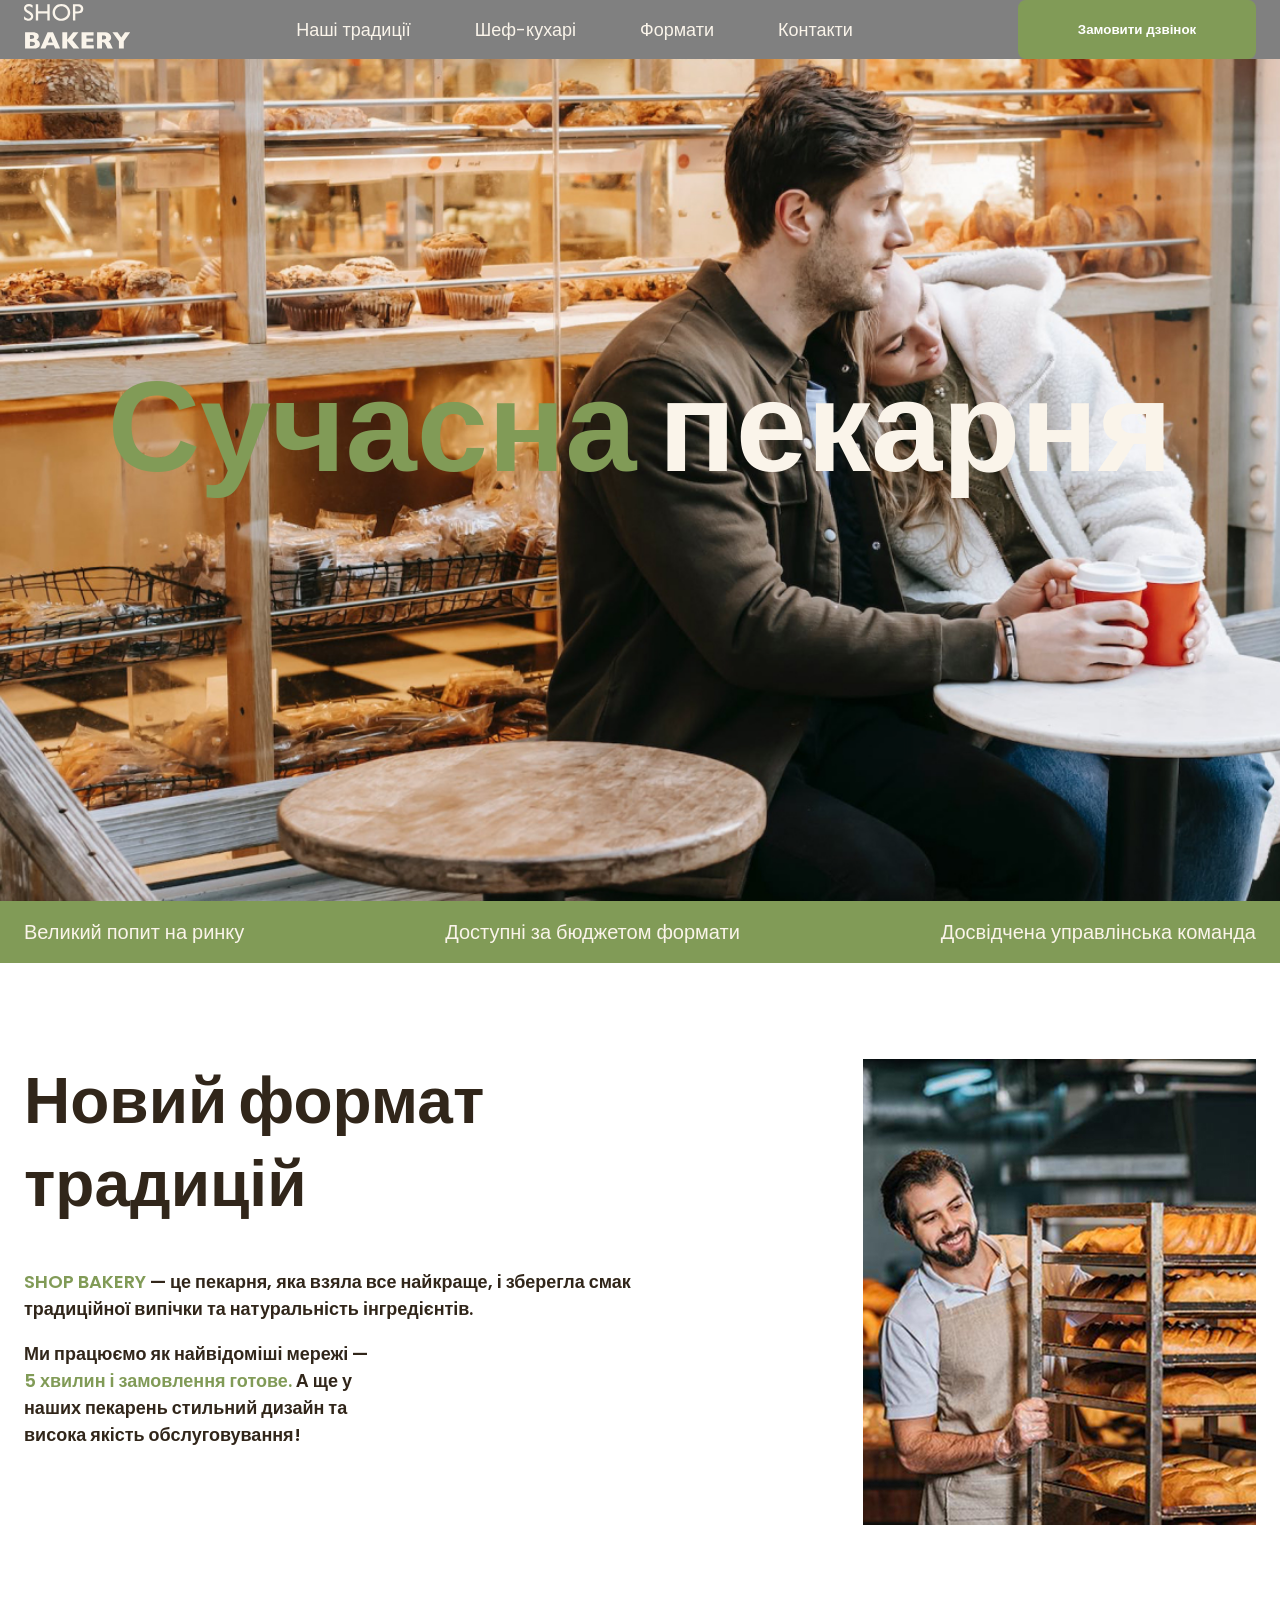
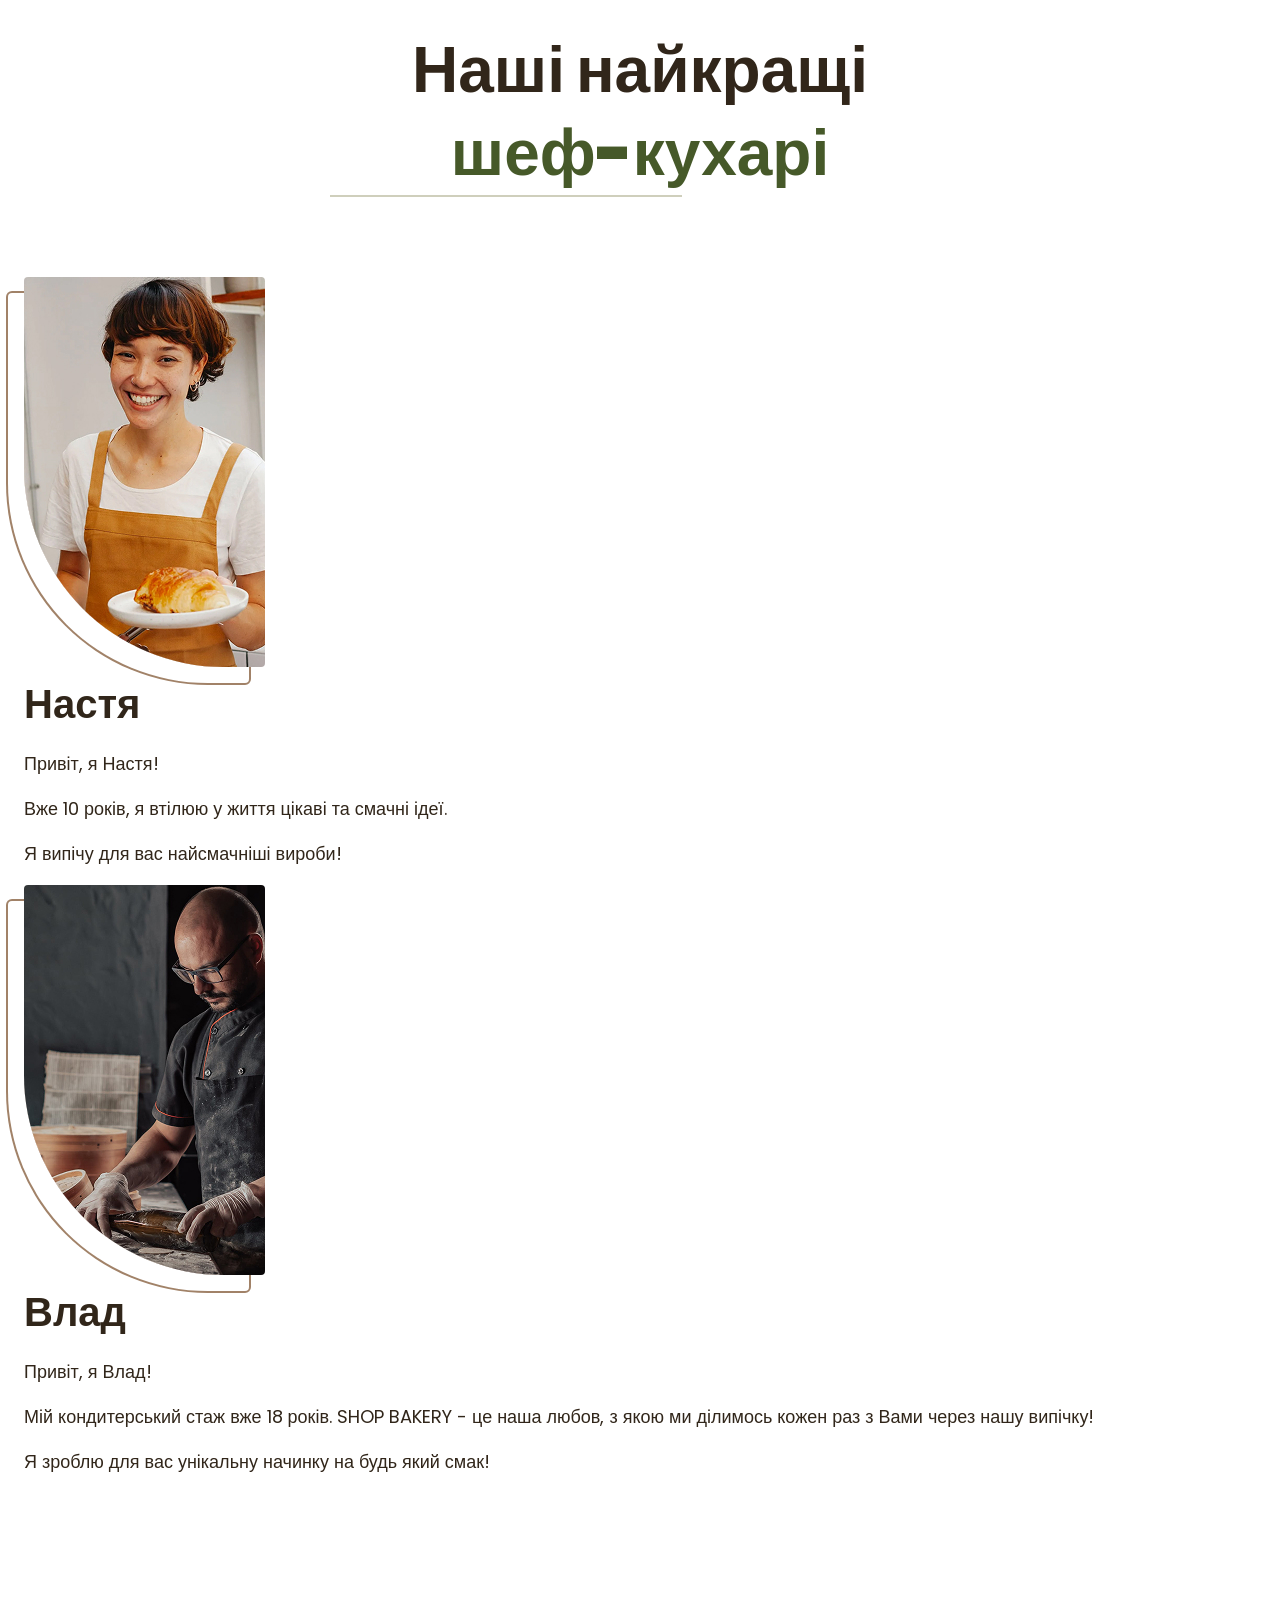
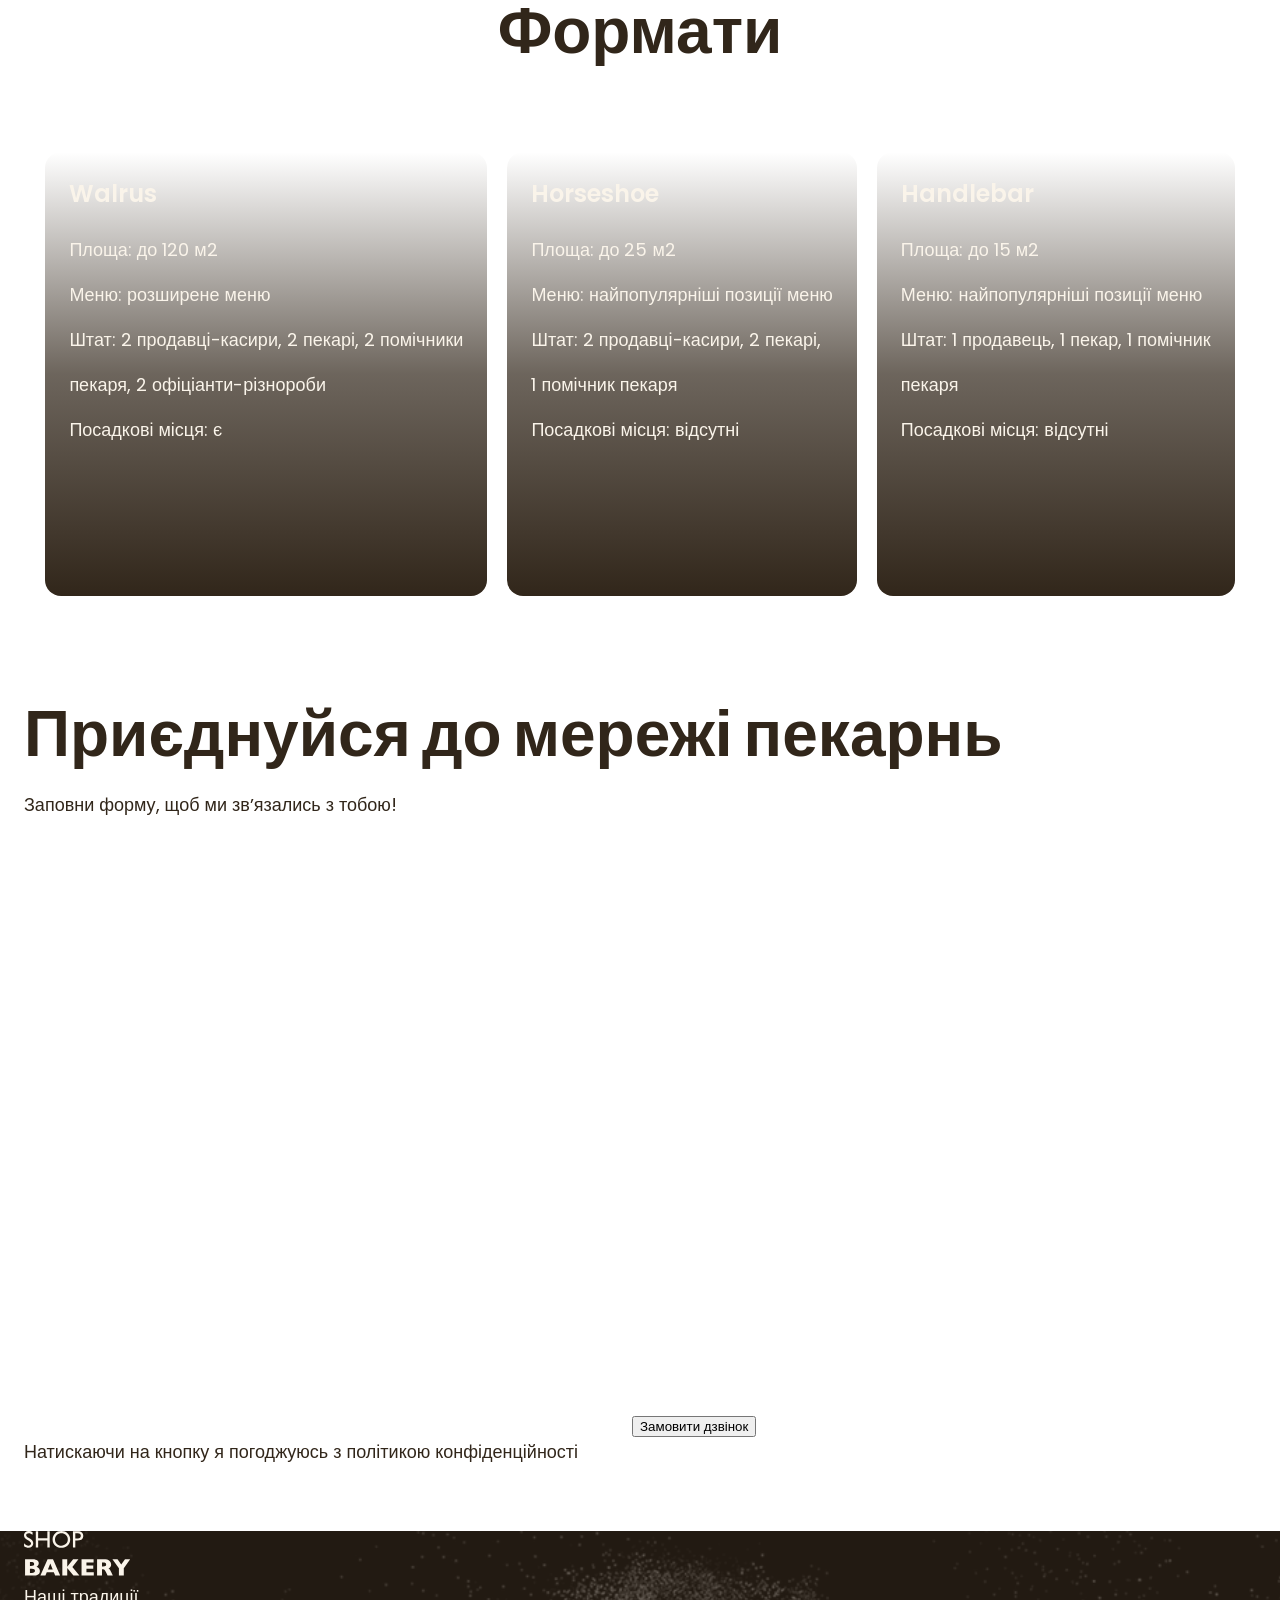
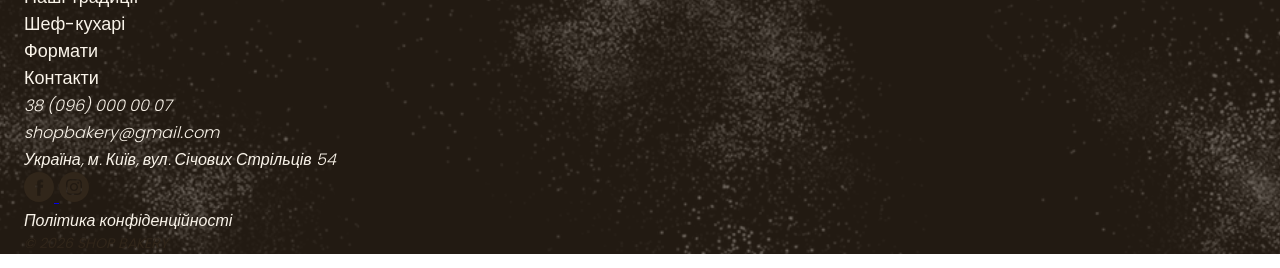
<file: index.html>
<!doctype html>
<html lang="en">
  <head>
    <meta charset="UTF-8" />
    <meta name="viewport" content="width=device-width, initial-scale=1.0" />
    <title>Сучасна пекарня</title>
    <!-- <link rel="preconnect" href="https://fonts.googleapis.com" />
    <link rel="preconnect" href="https://fonts.gstatic.com" crossorigin />
    <link
      href="https://fonts.googleapis.com/css2?family=Poppins:wght@300;400;600;900&display=swap"
      rel="stylesheet"
    /> -->
    <link rel="stylesheet" href="style.css" />
  </head>
  <body>
    <svg xmlns="http://w3.org" style="display: none">
      <defs>
        <symbol id="icon-Arrow-1" viewBox="0 0 38 32">
          <path
            d="M37.892 15.71v2.133h-35.759v-4.267h35.759v2.133zM0.625 17.218c-0.833-0.833-0.833-2.184 0-3.017l13.576-13.576c0.833-0.833 2.184-0.833 3.017 0s0.833 2.184 0 3.017l-12.068 12.068 12.068 12.068c0.833 0.833 0.833 2.184 0 3.017s-2.184 0.833-3.017 0l-13.576-13.576z"
          />
        </symbol>
        <symbol id="icon-instagram-logo" viewBox="0 0 32 32">
          <path
            d="M0 16c0-8.837 7.163-16 16-16s16 7.163 16 16c0 8.837-7.163 16-16 16s-16-7.163-16-16zM16.001 7.467c-2.317 0-2.608 0.010-3.519 0.052-0.909 0.042-1.528 0.185-2.071 0.396-0.561 0.218-1.037 0.51-1.512 0.984s-0.766 0.95-0.985 1.511c-0.212 0.543-0.356 1.163-0.396 2.071-0.041 0.91-0.051 1.201-0.051 3.519s0.010 2.607 0.052 3.518c0.042 0.909 0.186 1.529 0.396 2.071 0.218 0.561 0.51 1.037 0.984 1.512s0.95 0.767 1.511 0.985c0.543 0.211 1.163 0.355 2.072 0.396 0.91 0.041 1.201 0.052 3.518 0.052s2.608-0.010 3.518-0.052c0.908-0.042 1.529-0.185 2.072-0.396 0.561-0.218 1.036-0.51 1.511-0.985s0.766-0.95 0.985-1.512c0.21-0.543 0.354-1.163 0.396-2.071 0.041-0.91 0.052-1.2 0.052-3.518s-0.011-2.608-0.052-3.519c-0.043-0.909-0.187-1.529-0.396-2.071-0.219-0.561-0.51-1.037-0.985-1.512s-0.949-0.766-1.511-0.984c-0.544-0.211-1.164-0.355-2.073-0.396-0.91-0.041-1.2-0.052-3.518-0.052h0.003z"
          />
          <path
            d="M15.235 9.005c0.227-0 0.481 0 0.766 0 2.278 0 2.548 0.008 3.448 0.049 0.832 0.038 1.284 0.177 1.584 0.294 0.398 0.155 0.682 0.34 0.981 0.638s0.484 0.583 0.639 0.981c0.117 0.3 0.256 0.752 0.294 1.584 0.041 0.899 0.050 1.17 0.050 3.447s-0.009 2.548-0.050 3.447c-0.038 0.832-0.177 1.284-0.294 1.584-0.155 0.398-0.34 0.682-0.639 0.98s-0.582 0.483-0.981 0.638c-0.3 0.117-0.752 0.256-1.584 0.294-0.9 0.041-1.17 0.050-3.448 0.050s-2.549-0.009-3.448-0.050c-0.832-0.038-1.284-0.177-1.585-0.294-0.398-0.155-0.683-0.34-0.981-0.638s-0.484-0.582-0.639-0.981c-0.117-0.3-0.256-0.752-0.294-1.584-0.041-0.9-0.049-1.17-0.049-3.449s0.008-2.548 0.049-3.447c0.038-0.832 0.177-1.284 0.294-1.584 0.155-0.398 0.34-0.683 0.639-0.981s0.583-0.484 0.981-0.639c0.301-0.117 0.753-0.256 1.585-0.294 0.787-0.036 1.092-0.046 2.683-0.048v0.002zM20.555 10.422c-0.565 0-1.024 0.458-1.024 1.024s0.459 1.024 1.024 1.024c0.565 0 1.024-0.459 1.024-1.024s-0.459-1.024-1.024-1.024zM16 11.618c-2.42 0-4.382 1.962-4.382 4.382s1.962 4.381 4.382 4.381c2.42 0 4.381-1.961 4.381-4.381s-1.961-4.382-4.381-4.382z"
          />
          <path
            d="M16.001 13.155c1.571 0 2.845 1.273 2.845 2.844s-1.274 2.845-2.845 2.845c-1.571 0-2.845-1.274-2.845-2.845s1.273-2.844 2.845-2.844z"
          />
        </symbol>
        <symbol id="icon-facebook-logo" viewBox="0 0 32 32">
          <path
            d="M0 16c0-8.837 7.163-16 16-16s16 7.163 16 16c0 8.837-7.163 16-16 16s-16-7.163-16-16zM17.668 25.408v-8.705h2.403l0.319-3h-2.721l0.004-1.501c0-0.782 0.074-1.202 1.198-1.202h1.502v-3h-2.403c-2.887 0-3.903 1.455-3.903 3.902v1.801h-1.799v3h1.799v8.705h3.602z"
          />
        </symbol>
      </defs>
    </svg>

    <header class="header">
      <div class="container">
        <div class="header-container">
          <nav class="header-navbar">
            <a href="#">
              <img src="images/logo.svg" alt="logo-bakery" />
            </a>
            <ul class="navbar">
              <li>
                <a class="green-link" href="#traditions-section"
                  >Наші традиції</a
                >
              </li>
              <li><a class="link" href="#cooker-section">Шеф-кухарі</a></li>
              <li><a class="link" href="#formats-section">Формати</a></li>
              <li><a class="link" href="#contacts-section">Контакти</a></li>
            </ul>
          </nav>
          <button class="button-order" type="button">Замовити дзвінок</button>
        </div>
      </div>
    </header>
    <main>
      <!-- Hero Section -->
      <section class="hero-section">
        <div class="container">
          <h1 class="hero-title">
            <span class="accent">Сучасна</span> пекарня
          </h1>
        </div>
      </section>

      <!-- Advantages Section (зеленая секция на 100% ширины) -->
      <section class="advantages-section">
        <div class="container">
          <h2 class="visually-hidden">Наші переваги</h2>
          <ul class="advantages-item">
            <li class="advantages-list">Великий попит на ринку</li>
            <li class="advantages-list">Доступні за бюджетом формати</li>
            <li class="advantages-list">Досвідчена управлінська команда</li>
          </ul>
        </div>
      </section>

      <!-- Traditions Section -->
      <section class="traditions-section section" id="traditions-section">
        <div class="container">
          <div class="traditions-container">
            <div class="traditions-content">
              <h2 class="traditions-title section-title">
                Новий формат традицій
              </h2>
              <p class="traditions-text">
                <span class="accent">shop bakery</span> — це пекарня, яка взяла
                все найкраще, і зберегла смак традиційної випічки та
                натуральність інгредієнтів.
              </p>
              <p class="traditions-text">
                Ми працюємо як найвідоміші мережі —
                <span class="accent5">5 хвилин і замовлення готове.</span>
                А ще у наших пекарень стильний дизайн та висока якість
                обслуговування!
              </p>
            </div>
            <div class="traditions-img">
              <img src="images/baker-man.jpg" alt="baker-man" />
            </div>
          </div>
        </div>
      </section>

      <!-- Chefs Section -->
      <section class="section" id="cooker-section">
        <div class="container">
          <h2 class="chefs-title section-title centered">
            Наші найкращі <span class="dark-accent">шеф-кухарі</span>
          </h2>
          <ul>
            <li>
              <article>
                <img
                  class="chef-photo"
                  src="images/nastya.jpg"
                  alt="nastya-photo"
                />
                <h3 class="cheff-title">Настя</h3>
                <p>Привіт, я Настя!</p>
                <p>Вже 10 років, я втілюю у життя цікаві та смачні ідеї.</p>
                <p>Я випічу для вас найсмачніші вироби!</p>
              </article>
            </li>
            <li>
              <article>
                <img
                  class="chef-photo"
                  src="images/vlad.jpg"
                  alt="vlad-photo"
                />
                <h3 class="cheff-title">Влад</h3>
                <p>Привіт, я Влад!</p>
                <p>
                  Мій кондитерський стаж вже 18 років. SHOP BAKERY - це наша
                  любов, з якою ми ділимось кожен раз з Вами через нашу випічку!
                </p>
                <p>Я зроблю для вас унікальну начинку на будь який смак!</p>
              </article>
            </li>
          </ul>
        </div>
      </section>

      <!-- Formats Section -->
      <section class="section" id="formats-section">
        <div class="container">
          <div class="formats-container">
            <h2 class="formats-title section-title">Формати</h2>
            <ul class="formats-cards">
              <li class="formats-width">
                <article class="format-card">
                  <h3 class="format-title">Walrus</h3>
                  <div class="format-text">
                    <p>Площа: до 120 м2</p>
                    <p>Меню: розширене меню</p>
                    <p>Штат: 2 продавці-касири, 2 пекарі, 2 помічники</p>
                    <p>пекаря, 2 офіціанти-різнороби</p>
                    <p>Посадкові місця: є</p>
                  </div>
                </article>
              </li>

              <li class="formats-width">
                <article class="format-card">
                  <h3 class="format-title">Horseshoe</h3>
                  <div class="format-text">
                    <p>Площа: до 25 м2</p>
                    <p>Меню: найпопулярніші позиції меню</p>
                    <p>Штат: 2 продавці-касири, 2 пекарі,</p>
                    <p>1 помічник пекаря</p>
                    <p>Посадкові місця: відсутні</p>
                  </div>
                </article>
              </li>

              <li class="formats-width">
                <article class="format-card">
                  <h3 class="format-title">Handlebar</h3>
                  <div class="format-text">
                    <p>Площа: до 15 м2</p>
                    <p>Меню: найпопулярніші позиції меню</p>
                    <p>Штат: 1 продавець, 1 пекар, 1 помічник</p>
                    <p>пекаря</p>
                    <p>Посадкові місця: відсутні</p>
                  </div>
                </article>
              </li>
            </ul>
          </div>
        </div>
      </section>

      <!-- Contacts Section -->
      <section class="section" id="contacts-section">
        <div class="container">
          <h2 class="contact-title section-title">
            Приєднуйся до мережі пекарнь
          </h2>
          <p>Заповни форму, щоб ми звʼязались з тобою!</p>
          <iframe
            src="https://www.google.com/maps/embed?pb=!1m18!1m12!1m3!1d22806.73475162748!2d30.491044369448097!3d50.463237327880016!2m3!1f0!2f0!3f0!3m2!1i1024!2i768!4f13.1!3m3!1m2!1s0x40d4ce637c006b2d%3A0xaf86385f19996ff0!2z0YPQuy4g0KHQtdGH0LXQstGL0YUg0KHRgtGA0LXQu9GM0YbQvtCyLCA1NCwg0JrQuNC10LIsIDAyMDAw!5e0!3m2!1sru!2sua!4v1793300269370!5m2!1sru!2sua"
            width="603"
            height="595"
            style="border: 0"
            allowfullscreen=""
            loading="lazy"
            referrerpolicy="strict-origin-when-cross-origin"
          ></iframe>
          <button type="button">Замовити дзвінок</button>
          <p>Натискаючи на кнопку я погоджуюсь з політикою конфіденційності</p>
        </div>
      </section>
    </main>
    <footer class="footer">
      <div class="container">
        <nav>
          <a href="#">
            <img class="logo" src="images/logo.svg" />
          </a>
          <!-- logo -->
          <ul>
            <li><a class="green-link" href="#">Наші традиції</a></li>
            <li><a class="link" href="#">Шеф-кухарі</a></li>
            <li><a class="link" href="#">Формати</a></li>
            <li><a class="link" href="#">Контакти</a></li>
          </ul>
        </nav>
        <address>
          <ul>
            <li>
              <a class="address-link" href="tel:380960000007"
                >38 (096) 000 00 07</a
              >
            </li>
            <li>
              <a class="address-link" href="mailto:shopbakery@gmail.com"
                >shopbakery@gmail.com</a
              >
            </li>
            <li>
              <a class="address-link" href="https://google.com" target="_blank"
                >Україна, м. Київ, вул. Січових Стрільців 54</a
              >
            </li>
            <li>
              <!-- Ссылки на соцсети с правильными инлайновыми иконками -->
              <a href="#" aria-label="Facebook">
                <svg class="social-icon" width="30" height="30">
                  <use href="#icon-facebook-logo"></use>
                </svg>
              </a>
              <a href="#" aria-label="Instagram">
                <svg class="social-icon" width="30" height="30">
                  <use href="#icon-instagram-logo"></use>
                </svg>
              </a>
            </li>
          </ul>
          <div class="address-copyright">
            <a class="address-link" href="#">Політика конфіденційності</a>
            <p class="address-copyright-text">© 2026 SHOP BAKERY</p>
          </div>
        </address>
      </div>
      <!-- Закрытие контейнера футера -->
    </footer>
  </body>
</html>
</file>
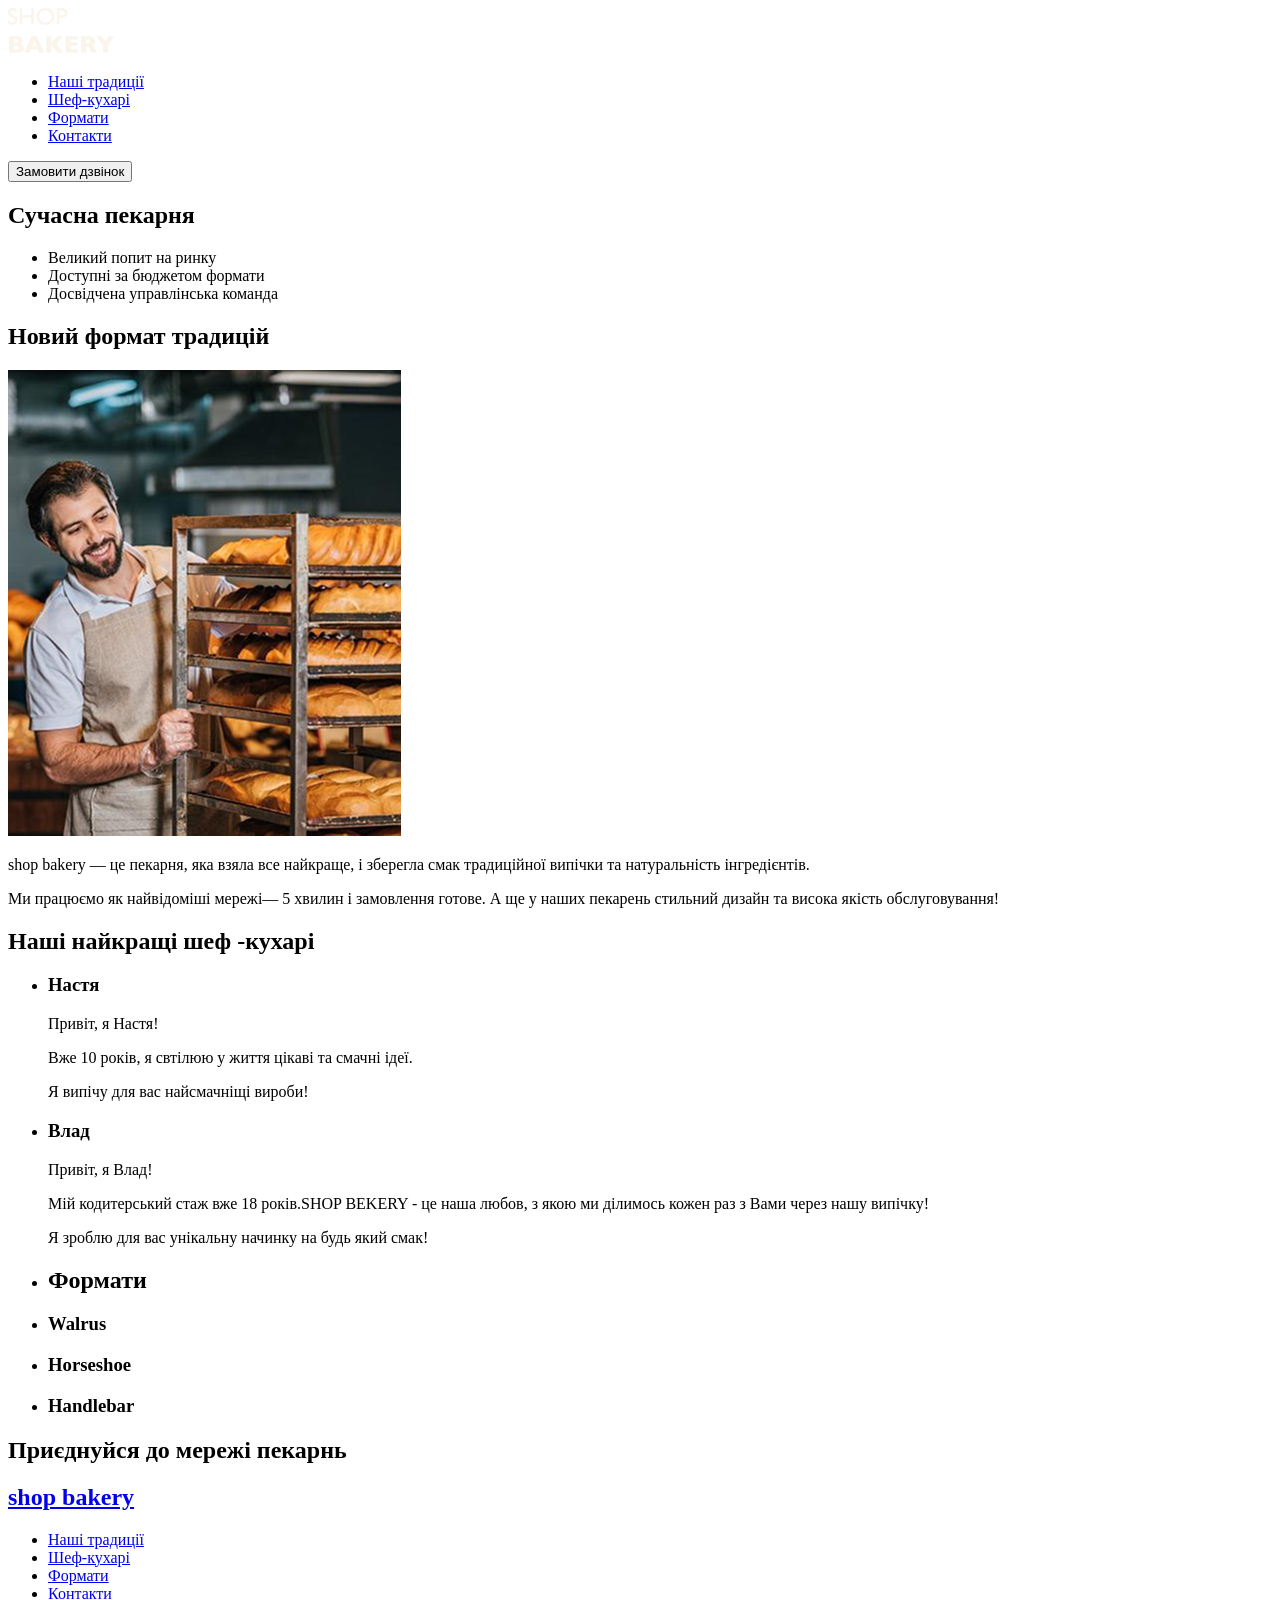
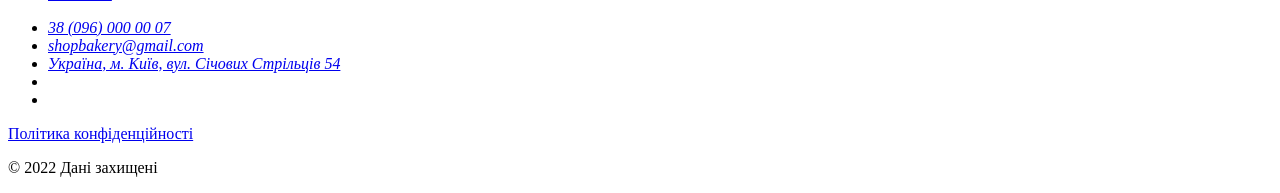
<file: 1/index.html>
<!doctype html>
<html lang="en">
  <head>
    <meta charset="UTF-8" />
    <meta name="viewport" content="width=device-width, initial-scale=1.0" />
    <title>Сучасна пекарня</title>
  </head>
  <body>
    <header>
      <nav>
        <a href="#">
          <img src="/images/logo.svg" alt="logo-bakery" />
        </a>
        <ul>
          <li><a href="#">Наші традиції</a></li>
          <li><a href="#">Шеф-кухарі</a></li>
          <li><a href="#">Формати</a></li>
          <li><a href="#">Контакти</a></li>
        </ul>
      </nav>
      <button type="button">Замовити дзвінок</button>
    </header>
    <main>
      <section>
        <h1>Сучасна пекарня</h1>
      </section>
      <section>
        <ul>
          <li>Великий попит на ринку</li>
          <li>Доступні за бюджетом формати</li>
          <li>Досвідчена управлінська команда</li>
        </ul>

        <h2>Новий формат традицій</h2>
        <img src="/images/baker-man.jpg" alt="baker-man" />
        <p>
          <span>shop bakery</span> — це пекарня, яка взяла все найкраще, і
          зберегла смак традиційної випічки та натуральність інгредієнтів.
        </p>

        <p>
          Ми працюємо як найвідоміші мережі—
          <span>5 хвилин і замовлення готове.</span>
          А ще у наших пекарень стильний дизайн та висока якість обслуговування!
        </p>
      </section>
      <section>
        <h2>Наші найкращі шеф -кухарі</h2>
        <ul>
          <li>
            <article>
              <h3>Настя</h3>
              <p>Привіт, я Настя!</p>
              <p>Вже 10 років, я свтілюю у життя цікаві та смачні ідеї.</p>
              <p>Я випічу для вас найсмачніщі вироби!</p>
            </article>
          </li>
          <li>
            <article>
              <h3>Влад</h3>
              <p>Привіт, я Влад!</p>
              <p>
                Мій кодитерський стаж вже 18 років.SHOP BEKERY - це наша любов,
                з якою ми ділимось кожен раз з Вами через нашу випічку!
              </p>
              <p>Я зроблю для вас унікальну начинку на будь який смак!</p>
            </article>
          </li>
        </ul>
      </section>
      <section>
        <ul>
          <li>
            <article>
              <h2>Формати</h2>
            </article>
          </li>
          <li>
            <article>
              <h3>Walrus</h3>
            </article>
          </li>
          <li>
            <article>
              <h3>Horseshoe</h3>
            </article>
          </li>
          <li>
            <article>
              <h3>Handlebar</h3>
            </article>
          </li>
        </ul>
      </section>
      <section>
        <h2>Приєднуйся до мережі пекарнь</h2>
      </section>
    </main>
    <footer>
      <nav>
        <h2><a href="#">shop bakery</a></h2>
        <!-- logo -->
        <ul>
          <li><a href="#">Наші традиції</a></li>
          <li><a href="#">Шеф-кухарі</a></li>
          <li><a href="#">Формати</a></li>
          <li><a href="#">Контакти</a></li>
        </ul>
      </nav>
      <address>
        <ul>
          <li><a href="tel:380960000007">38 (096) 000 00 07</a></li>
          <li>
            <a href="mailto:shopbakery@gmail.com">shopbakery@gmail.com</a>
          </li>
          <li>
            <a href="https://maps.app.goo.gl/BAwSwTpZzpr54vc47" target="_blank"
              >Україна, м. Київ, вул. Січових Стрільців 54</a
            >
          </li>
          <li>
            <a href="#">
              <!-- facebook-icon-->
            </a>
          </li>
          <li>
            <a href="#">
              <!-- instagram-icon -->
            </a>
          </li>
        </ul>
      </address>
      <a href="#">Політика конфіденційності</a>
      <p>© 2022 Дані захищені</p>
    </footer>
  </body>
</html>
</file>
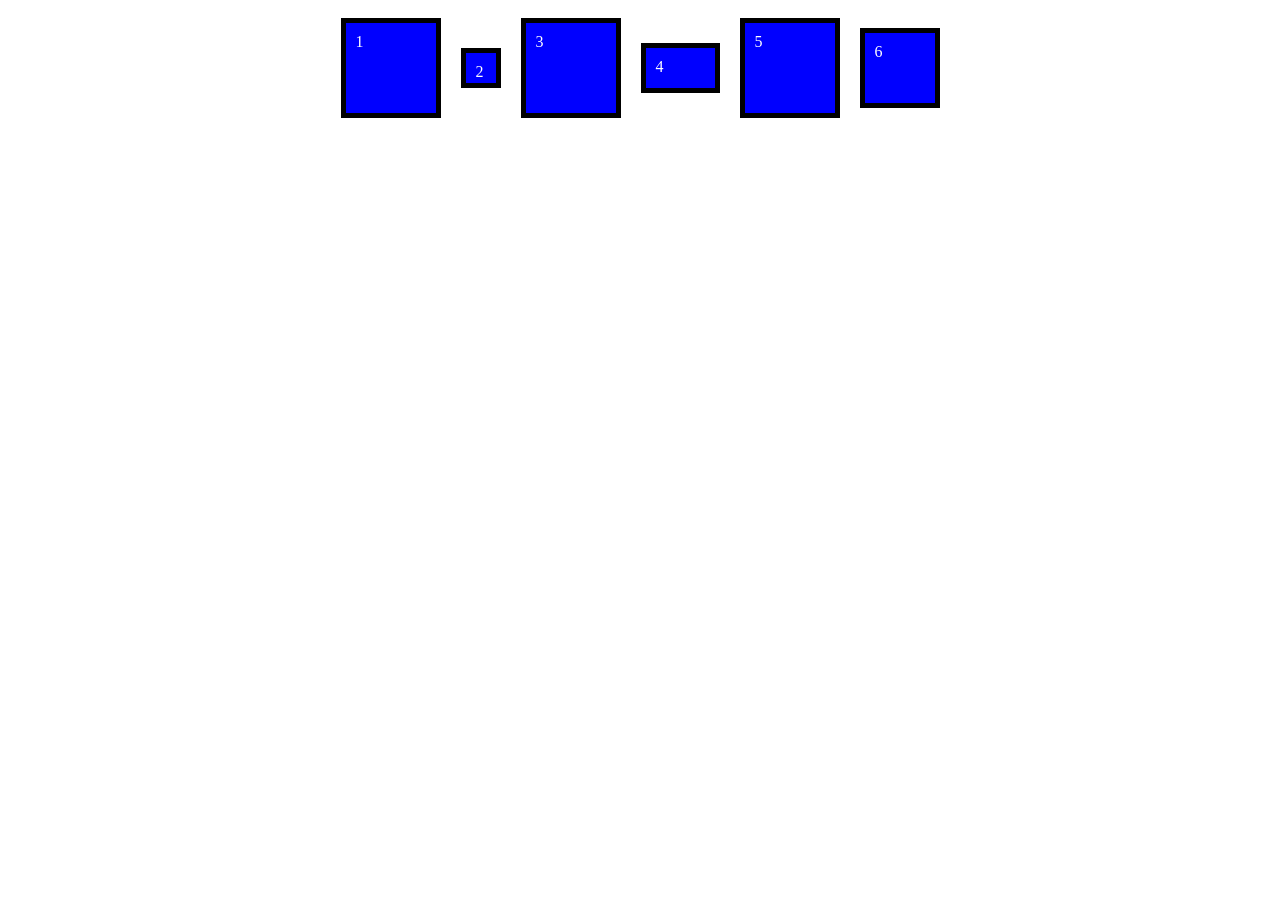
<file: lessons/flexbox.html>
<!doctype html>
<html lang="en">
  <head>
    <meta charset="UTF-8" />
    <meta name="viewport" content="width=device-width, initial-scale=1.0" />
    <title>Document</title>
    <link rel="stylesheet" href="flexbox.css" />
  </head>
  <body>
    <div class="box-parent">
      <div class="box">1</div>
      <div class="box">2</div>
      <div class="box">3</div>
      <div class="box">4</div>
      <div class="box">5</div>
      <div class="box">6</div>
    </div>
  </body>
</html>
</file>
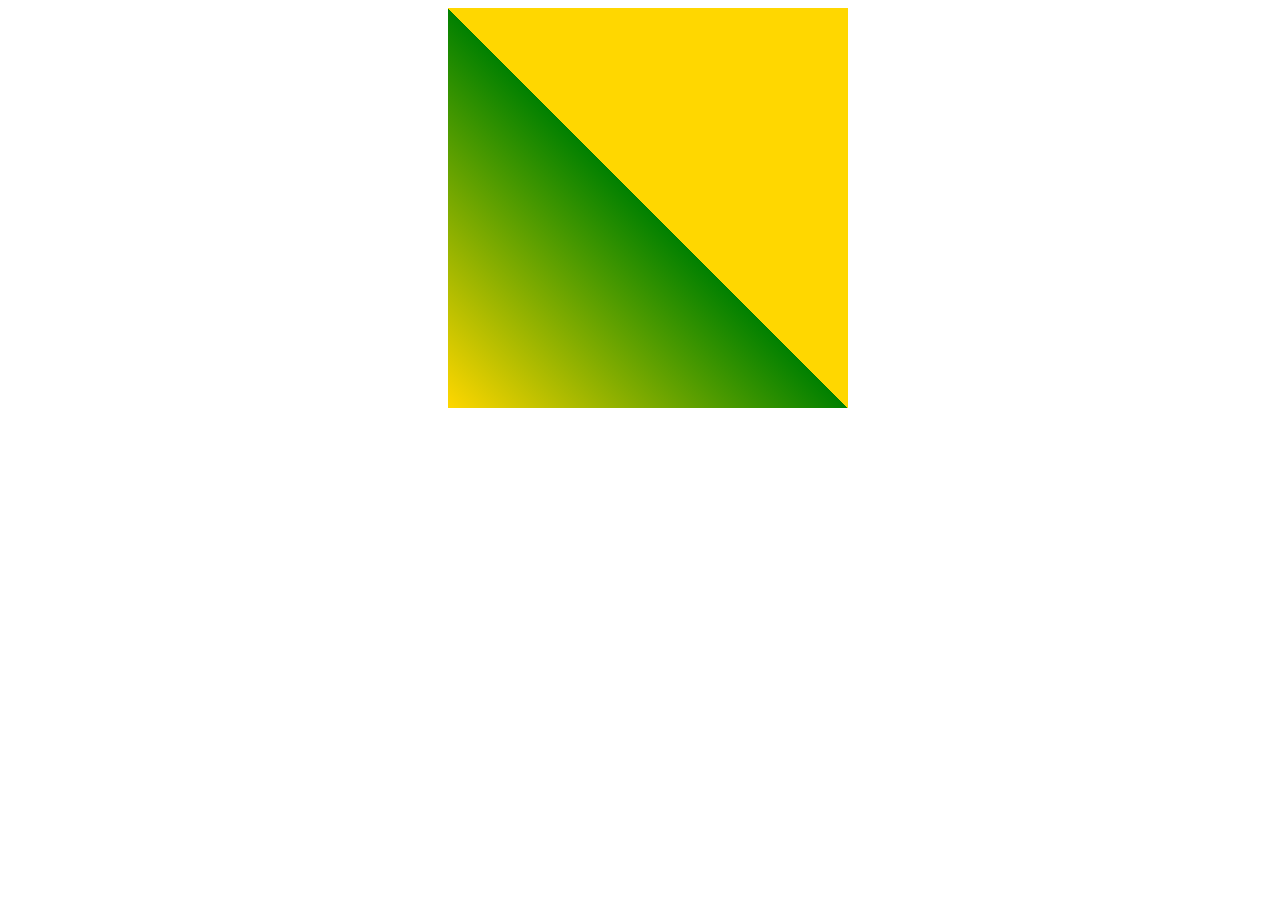
<file: lessons/flexgrid.html>
<!doctype html>
<html lang="en">
  <head>
    <meta charset="UTF-8" />
    <meta name="viewport" content="width=device-width, initial-scale=1.0" />
    <title>Document</title>
    <link rel="stylesheet" href="flexgrid.css" />
  </head>
  <body>
    <div class="grid-box"></div>
  </body>
</html>
</file>
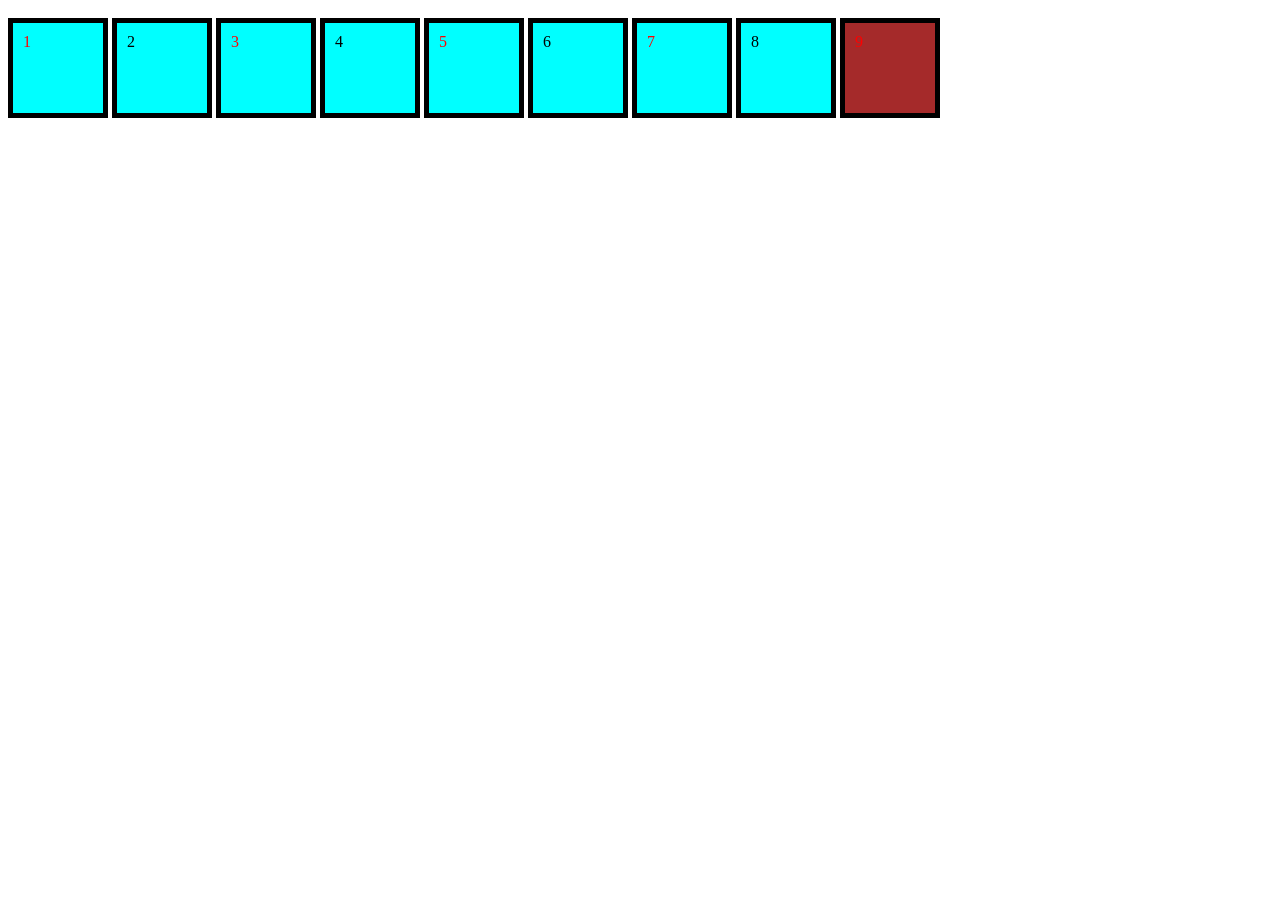
<file: lessons/index2.html>
<!doctype html>
<html lang="en">
  <head>
    <meta charset="UTF-8" />
    <meta name="viewport" content="width=device-width, initial-scale=1.0" />
    <title>Document</title>
    <link rel="stylesheet" href="style2.css" />
  </head>
  <body>
    <div class="box-parent">
      <div class="box">1</div>
      <div class="box">2</div>
      <div class="box">3</div>
      <div class="box">4</div>
      <div class="box">5</div>
      <div class="box">6</div>
      <div class="box">7</div>
      <div class="box">8</div>
      <div class="box">9</div>
    </div>
  </body>
</html>
</file>
<file: style.css>
@font-face {
  font-display: swap;
  font-family: "Poppins";
  font-weight: 300;
  src: url("../fonts/poppins-v24-latin-300.woff2") format("woff2");
}

@font-face {
  font-display: swap;
  font-family: "Poppins";
  font-weight: 400;
  src: url("../fonts/poppins-v24-latin-regular.woff2") format("woff2");
}

@font-face {
  font-display: swap;
  font-family: "Poppins";
  font-weight: 600;
  src: url("../fonts/poppins-v24-latin-600.woff2") format("woff2");
}

@font-face {
  font-display: swap;
  font-family: "Poppins";
  font-weight: 900;
  src: url("../fonts/poppins-v24-latin-900.woff2") format("woff2");
}

:root {
  --theme-color: #819b57;
  --color-primary-dark: #31261a;
  --color-primary-light: #faf4ea;
  --color-dark-green: #465929;
  --h1-font: 128px;
  --main-size: 18px;
  --h2-size: 64px;
}

* {
  box-sizing: border-box;
}
ul {
  margin: 0;
  padding: 0;
  list-style-type: none;
}
.hero-section {
  padding: 272px 0;
  background-image: url(/images/shinypeopleinbakery.jpg);
  background-repeat: no-repeat;
  background-size: cover;
  background-position: center;
}
body {
  color: var(--color-primary-dark);
  font-family: "Poppins", sans-serif;
  font-size: var(--main-size);
  font-weight: 400;
  line-height: 1.5; /*= 27/18 = 1.5 */
  margin: 0px;
}
h1,
h2,
h3,
h4,
h5,
h6,
p {
  margin-top: 0;
}
.section {
  padding: 48px 0;
}
.button-order {
  background-color: var(--theme-color);
  border: 2px solid #819b57;
  border-radius: 8px;
  color: white;
  cursor: pointer;
  font-weight: 600;
  height: 59px;
  width: 238px;
}

.hero-title {
  font-weight: 900;
  font-size: var(--h1-font);
  text-align: center;
  color: var(--color-primary-light);
}
.button-order:hover {
  background-color: transparent;
  color: var(--color-dark-green);
}
/* .button-order:focus {
  background-color: blue;
  color: burlywood;
} */
/* .button-order:active {
  background-color: black;
  color: black;
} */
.link {
  color: var(--color-primary-light);
  text-decoration: none;
}
.green-link {
  color: var(--color-primary-light);
  text-decoration: none;
}
.green-link:hover {
  color: var(--theme-color);
  font-weight: 600;
}
.accent {
  color: var(--theme-color);
}
.advantages-item {
  color: var(--color-primary-light);
  justify-content: space-between;
  display: flex;
}
.section-title {
  color: var(--color-primary-dark);
}
.dark-accent {
  color: var(--color-dark-green);
}
.traditions-text .accent {
  font-weight: 600;
  text-transform: uppercase;
}
.advantages-list {
  font-size: 20px;
  font-weight: 300;
  display: flex;
  justify-content: space-between;
  gap: 40px;
}
.traditions-text {
  font-weight: 600;
  font-size: 18px;
  line-height: 1.5;
}
.section-title {
  font-weight: 900;
  font-size: 64px;
  line-height: 1.3;
}
.cheff-title {
  font-weight: 600;
  font-size: 40px;
  margin-bottom: 16px;
}
.format-title {
  font-size: 24px;
  font-weight: 600;
}
.address-link {
  font-weight: 300;
  font-size: 16px;
  color: var(--color-primary-light);
  text-decoration: none;
}
.address-link:hover {
  color: var(--theme-color);
}
address {
  font-style: italic;
}
.address-copyright {
  font-size: 14px;
}
.visually-hidden {
  position: absolute;
  left: -10000px;
  top: auto;
  width: 1px;
  height: 1px;
  overflow: hidden;
}

.traditions-section {
  padding-top: 96px;
}
.traditions-title {
  margin-bottom: 42px;
}
.chefs-title {
  margin-bottom: 80px;
  max-width: 620px;
  margin: 0 auto 80px;
}
.formats-title {
  margin-bottom: 80px;
}

.contact-title {
  margin-bottom: 16px;
}
.container {
  width: 100%;
  max-width: 1440px;
  margin: 0 auto;
  padding: 0 24px;
}

.header {
  background-color: grey;
}
.header-container {
  display: flex;
  align-items: center;
  gap: 40px;
}
.header-navbar {
  display: flex;
  flex-grow: 1;
  align-items: center;
  gap: 40px;
}
.navbar {
  display: flex;
  gap: 64px;
  flex-grow: 1;
  justify-content: center;
}
.advantages-section {
  background-color: var(--theme-color);
  padding: 16px 0;
}
.traditions-container {
  display: flex;
  justify-content: space-between;
  gap: 20px;
}
.traditions-text:last-child {
  max-width: 360px;
}
.accent5 {
  color: var(--theme-color);
}
.traditions-content {
  max-width: 710px;
}
.formats-container {
  display: flex;
  justify-content: center;
  align-items: center;
  flex-direction: column;
}
.format-card {
  background: linear-gradient(
    180deg,
    rgba(49, 38, 26, 0),
    rgba(49, 38, 26, 0.71),
    rgba(49, 38, 26, 1)
  );
  color: #faf4ea;
  border-radius: 16px;
  padding: 24px;
  height: 444px;
}
.formats-cards {
  display: flex;
  gap: 20px;
  flex-wrap: wrap;
}
/* .format-text {
} */
.format-width {
  flex-basis: calc((100% - 40px) / 3);
}

.footer {
  background-color: var(--color-primary-dark);
  background-image: url(images/footer.jpg);
  background-position: center;
  background-size: cover;
  background-repeat: no-repeat;
}

.chefs-title::after {
  display: block;
  width: 352px;
  height: 2px;
  background-color: rgba(207, 207, 188, 1);
  content: "";
}
.chefs-title.centered {
  text-align: center;
}
.chef-photo {
  border-radius: 4px 4px 4px 200px;
  box-shadow:
    -16px 16px 0 0 white,
    -16px 16px 0 2px rgba(161, 130, 104, 1);
}

svg {
  display: inline-block;
  max-width: 100%;
  max-height: 100%;
}

svg use {
  /* Заменяем fill на цвет твоего дизайна (например, темно-коричневый с макета) */
  fill: #31261a !important;
}
</file>
<file: lessons/flexbox.css>
* {
  box-sizing: border-box;
}

.box-parent {
  display: flex;
  justify-content: center;
  align-items: center;
}
.box {
  background-color: blue;
  color: white;
  width: 100px;
  height: 100px;
  border: 5px solid black;
  margin: 10px;
  padding: 10px;
}

.box:nth-child(2) {
  width: 40px;
  height: 40px;
  flex-shrink: 0; /*rozmer elementa dev tools */
  /* order: 1; */
}
.box:last-child {
  width: 80px;
  height: 80px;
  /* align-self: end; */
}
.box:nth-child(4) {
  width: 79px;
  height: 50px;
  /* flex-grow: 1; */
  /* order: 2; */
}
</file>
<file: lessons/flexgrid.css>
* {
  box-sizing: border-box;
}
body {
  min-height: 100vh;
  width: 100%;
}

.grid-box {
  width: 400px;
  height: 400px;
  margin: 0 auto;
  border: 1 px solid black;
  background: linear-gradient(
    45deg,
    gold,
    green 50%,
    green 40%,
    blue 50%,
    gold 50%
  );
}
</file>
<file: lessons/style2.css>
.box {
  box-sizing: border-box;
  width: 100px;
  height: 100px;
  background-color: burlywood;
  padding: 10px;
  border: 5px solid black;
  margin: 10px auto;
  display: inline-block;
}
.box:last-child {
  background-color: brown;
}
.box:not(:last-child) {
  background-color: aqua;
}
.box:nth-child(odd) {
  color: red;
}

/* .box:nth-child(n + 3) {
  background-color: violet;
} */
</file>
